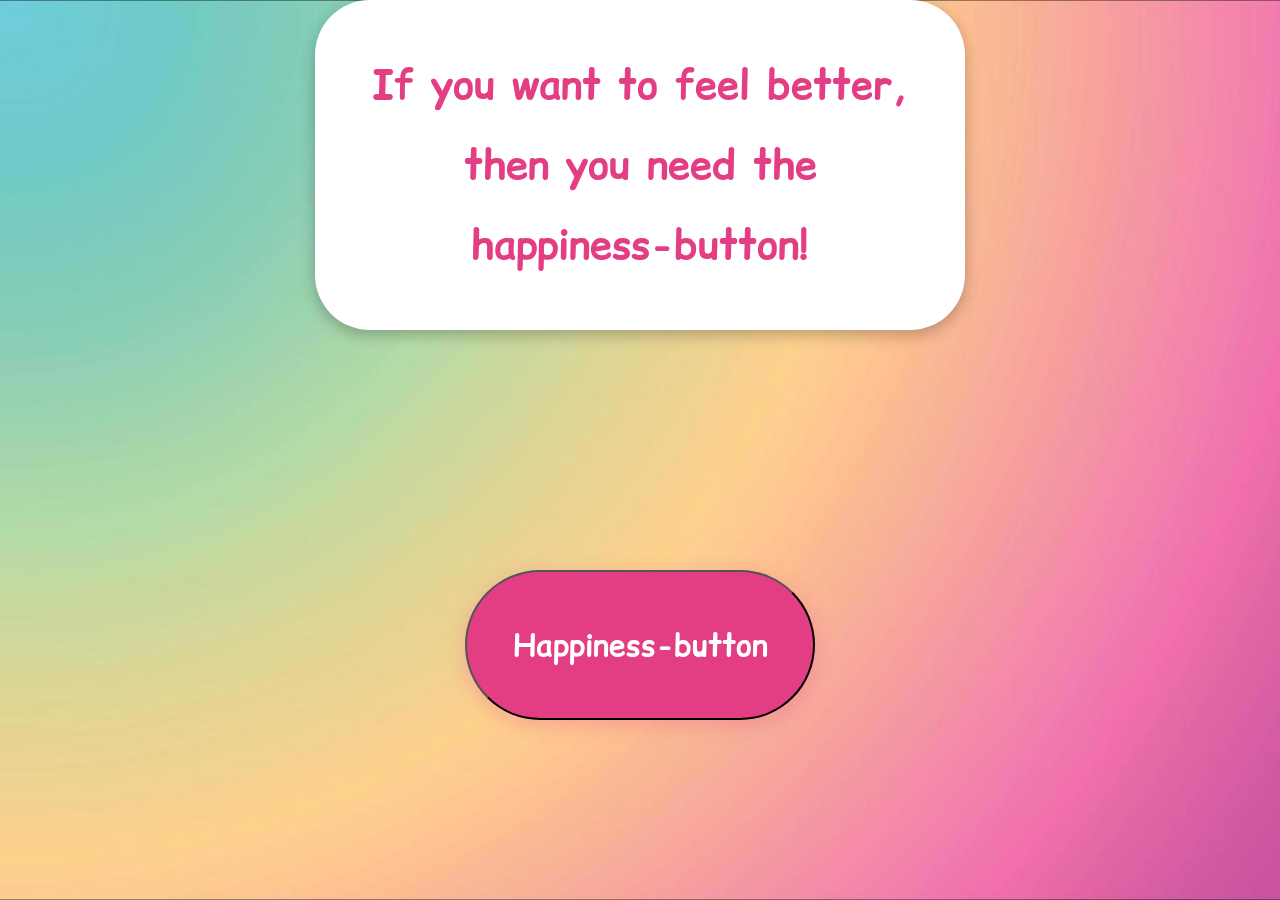
<file: index.html>
<!doctype html>
<html lang="en">
  <head>
    <meta charset="UTF-8" />
    <meta name="viewport" content="width=device-width, initial-scale=1.0" />
    <title>codebreakers</title>
    <link rel="preconnect" href="https://fonts.googleapis.com" />
    <link rel="preconnect" href="https://fonts.gstatic.com" crossorigin />
    <link
      href="https://fonts.googleapis.com/css2?family=Zen+Old+Mincho&display=swap"
      rel="stylesheet"
    />
    <link rel="stylesheet" href="style.css" />
  </head>
  <link rel="preconnect" href="https://fonts.googleapis.com" />
  <link rel="preconnect" href="https://fonts.gstatic.com" crossorigin />
  <link
    href="https://fonts.googleapis.com/css2?family=Changa+One:ital@0;1&family=Comic+Relief:wght@400;700&family=Gorditas:wght@400;700&family=Roboto:ital,wght@0,100..900;1,100..900&display=swap"
    rel="stylesheet"
  />
  <body>
    <h1 class="cloud">
      If you want to feel better, then you need the happiness-button!
    </h1>
    <button id="happiness-button" class="pointer">Happiness-button</button>

    <script>
      const happinessButton = document.querySelector("#happiness-button");
      const clickSound = new Audio("sound effect.wav");

      happinessButton.addEventListener("click", () => {
        clickSound.currentTime = 0; // Reset the sound to the beginning
        clickSound.play();
        setTimeout(() => {
          window.location.href = "happiness.html";
        }, 500); // Redirect after 1 second
      });
    </script>
  </body>
</html>
</file>
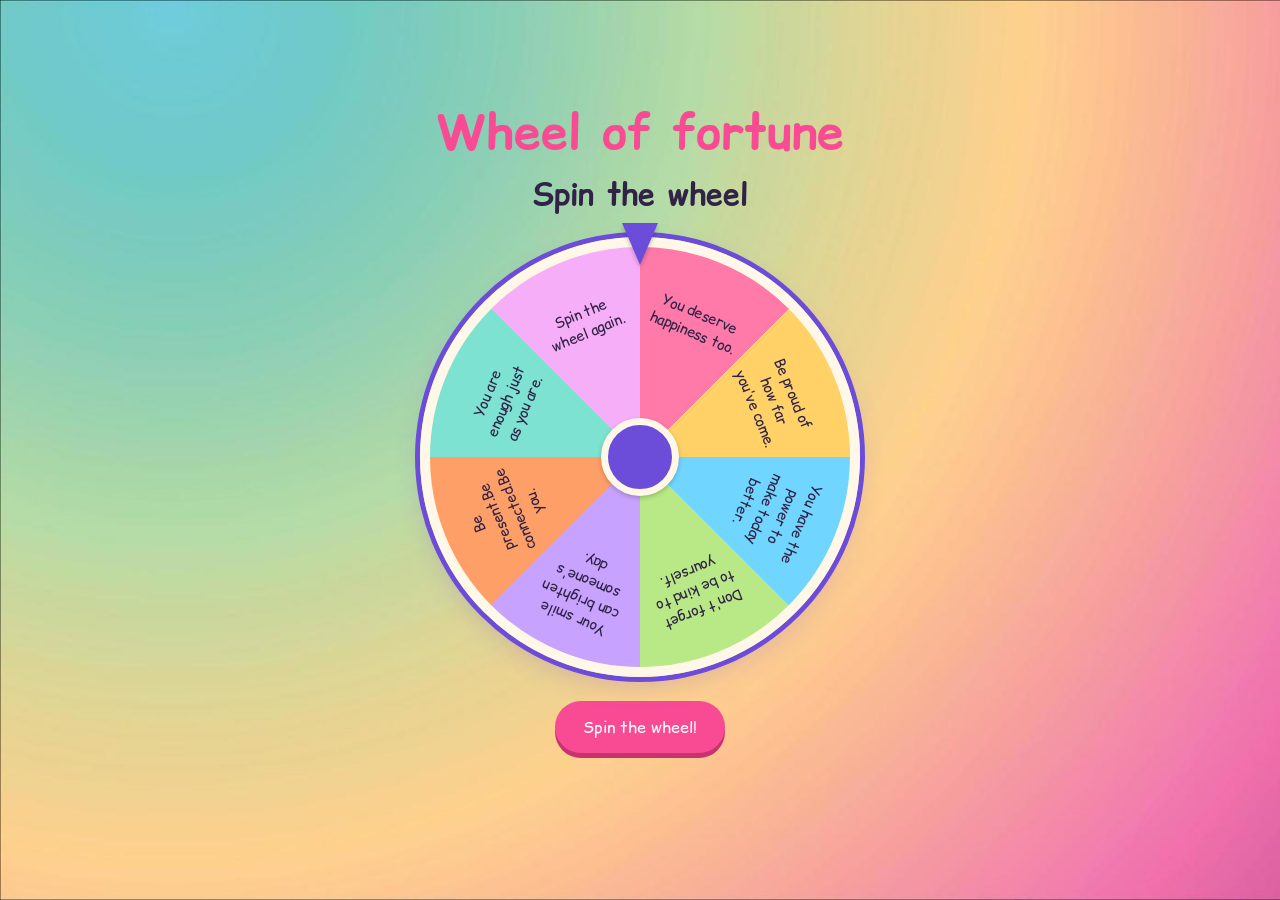
<file: happiness.html>
<!doctype html>
<html lang="en">
  <head>
    <meta charset="UTF-8" />
    <meta name="viewport" content="width=device-width, initial-scale=1.0" />
    <title>find your happiness</title>
    <link rel="preconnect" href="https://fonts.googleapis.com" />
    <link rel="preconnect" href="https://fonts.gstatic.com" crossorigin />
    <link
      href="https://fonts.googleapis.com/css2?family=Comic+Relief:wght@400;700&family=Quicksand:wght@500;700&display=swap"
      rel="stylesheet"
    />
    <style>
      :root {
        --pink: #f84b94;
        --purple: #6c4dd9;
        --cream: #fff8e8;
      }
      * {
        box-sizing: border-box;
      }
      body {
        min-height: 100vh;
        margin: 0;
        display: grid;
        place-items: center;
        padding: 24px;
        color: #302346;
        background: radial-gradient(circle at top, #fff1f7, #f5f5dc 65%);
        background-image: url("website background.jpg");
        background-size: cover;
        font-family: "Quicksand", sans-serif;
      }
      main {
        width: min(100%, 600px);
        text-align: center;
      }
      h1 {
        margin: 0 0 8px;
        color: var(--pink);
        font-size: clamp(1.8rem, 6vw, 3rem);
        font-family: "Comic Relief", system-ui;
      }
      .intro {
        margin: 0 0 22px;
        font-family: "Comic Relief", system-ui;
        font-size: 30px;
        font-weight: 700;
      }
      .wheel-area {
        position: relative;
        width: min(86vw, 440px);
        aspect-ratio: 1;
        margin: 0 auto 24px;
      }
      .pointer {
        position: absolute;
        z-index: 2;
        top: -14px;
        left: 50%;
        width: 0;
        height: 0;
        transform: translateX(-50%);
        border-right: 18px solid transparent;
        border-left: 18px solid transparent;
        border-top: 42px solid var(--purple);
        filter: drop-shadow(0 3px 2px #0003);
      }
      .wheel {
        width: 100%;
        height: 100%;
        border: 10px solid var(--cream);
        border-radius: 50%;
        background: conic-gradient(
          #ff7aa9 0deg 45deg,
          #ffd166 45deg 90deg,
          #70d6ff 90deg 135deg,
          #b8e986 135deg 180deg,
          #c8a2ff 180deg 225deg,
          #ff9f68 225deg 270deg,
          #7de2d1 270deg 315deg,
          #f7aef8 315deg 360deg
        );
        box-shadow:
          0 10px 24px #6c4dd933,
          0 0 0 5px var(--purple);
        transition: transform 4s cubic-bezier(0.12, 0.8, 0.18, 1);
      }
      .wheel::after {
        content: "";
        position: absolute;
        top: 50%;
        left: 50%;
        width: 64px;
        height: 64px;
        transform: translate(-50%, -50%);
        border: 7px solid var(--cream);
        border-radius: 50%;
        background: var(--purple);
        box-shadow: 0 2px 5px #0003;
      }
      .labels {
        position: absolute;
        inset: 0;
        display: grid;
        place-items: center;
        pointer-events: none;
        transition: transform 4s cubic-bezier(0.12, 0.8, 0.18, 1);
      }
      .labels span {
        position: absolute;
        width: 90px;
        color: #302346;
        font-size: clamp(0.7rem, 2.5vw, 0.9rem);
        font-weight: 400;
        text-align: center;
        font-family: "Comic Relief", system-ui;
      }
      .labels span:nth-child(1) {
        transform: translate(56px, -134px) rotate(22.5deg);
      }
      .labels span:nth-child(2) {
        transform: translate(134px, -56px) rotate(67.5deg);
      }
      .labels span:nth-child(3) {
        transform: translate(134px, 56px) rotate(112.5deg);
      }
      .labels span:nth-child(4) {
        transform: translate(56px, 134px) rotate(157.5deg);
      }
      .labels span:nth-child(5) {
        transform: translate(-56px, 134px) rotate(202.5deg);
      }
      .labels span:nth-child(6) {
        transform: translate(-134px, 56px) rotate(247.5deg);
      }
      .labels span:nth-child(7) {
        transform: translate(-134px, -56px) rotate(292.5deg);
      }
      .labels span:nth-child(8) {
        transform: translate(-56px, -134px) rotate(337.5deg);
      }
      button {
        border: 0;
        border-radius: 999px;
        padding: 15px 28px;
        color: white;
        background: var(--pink);
        font: inherit;
        font-family: "Comic Relief", system-ui;
        cursor: pointer;
        box-shadow: 0 5px 0 #c73370;
      }
      button:hover {
        background: #e33d83;
      }
      button:active {
        transform: translateY(3px);
        box-shadow: 0 2px 0 #c73370;
      }
      button:disabled {
        cursor: wait;
        opacity: 0.7;
      }
      #result {
        min-height: 28px;
        margin: 22px 0 0;
        color: var(--purple);
        font-family: "Comic Relief", system-ui;
        font-size: 1.25rem;
      }
    </style>
  </head>
  <body>
    <main>
      <h1>Wheel of fortune</h1>
      <p class="intro">Spin the wheel</p>
      <section class="wheel-area" aria-label="Lucky wheel">
        <div class="pointer" aria-hidden="true"></div>
        <div class="wheel" id="wheel"></div>
        <div class="labels" aria-hidden="true">
          <span>You deserve happiness too.</span>
          <span>Be proud of how far you've come.</span>
          <span>You have the power to make today better.</span>
          <span>Don't forget to be kind to yourself.</span>
          <span>Your smile can brighten someone's day.</span>
          <span>Be present.Be connected.Be you.</span>
          <span>You are enough just as you are.</span>
          <span>Spin the wheel again.</span>
        </div>
      </section>
      <button id="spin-button" type="button">Spin the wheel!</button>
      <p id="result" aria-live="polite"></p>
    </main>
    <script>
      const wheel = document.querySelector("#wheel");
      const labels = document.querySelector(".labels");
      const spinButton = document.querySelector("#spin-button");
      const result = document.querySelector("#result");
      const spinSound = new Audio("Fortune-wheel-spinning.mp3");
      const options = [
        "You deserve happiness too",
        "Be proud of how far you've come",
        "You have the power to make today better",
        "Don't forget to be kind to yourself",
        "Your smile can brighten someone's day",
        "Be present. Be connected. Be you",
        "You are enough just as you are",
        "Spin the wheel again",
      ];
      let rotation = 0;
      spinButton.addEventListener("click", () => {
        spinSound.currentTime = 0;
        spinSound.play().catch(() => {});
        const selectedIndex = Math.floor(Math.random() * options.length);
        const segmentSize = 360 / options.length;
        const targetAngle =
          360 - (selectedIndex * segmentSize + segmentSize / 2);
        rotation += 5 * 360 + targetAngle - (rotation % 360);
        wheel.style.transform = `rotate(${rotation}deg)`;
        labels.style.transform = `rotate(${rotation}deg)`;
        spinButton.disabled = true;
        result.textContent = "The wheel is spinning...";
        window.setTimeout(() => {
          result.textContent = `Your daily boost...: ${options[selectedIndex]}!`;
          spinButton.disabled = false;
        }, 4100);
      });
    </script>
  </body>
</html>
</file>
<file: style.css>
button {
  margin: auto;
  background-color: #e33d83;
  color: white;
  line-height: 100px;
  width: 350px;
  height: 150px;
  display: block;
  font-size: 30px;
  border-radius: 100px;
  font-family: "Comic Relief", system-ui;
  font-weight: 700;
  box-shadow: 0 5px 20px rgba(227, 47, 143, 0.25);
}

button:hover {
  cursor: pointer;
}

body {
  min-height: 100vh;
  margin: 0;
  display: flex;
  flex-direction: column;
  justify-content: center;
  align-items: center;
  background-image: url("website background.jpg");
  background-size: cover;
  background-position: center;
  background-repeat: no-repeat;
}

h1.cloud {
  position: relative;
  z-index: 2;
  width: min(650px, 80vw);
  margin: 0 0 60px;
  padding: 45px 55px;
  box-sizing: border-box;
  background: white;
  color: #e33d83;
  border-radius: 55px;
  text-align: center;
  font-family: "Comic Relief", system-ui;
  font-size: 40px;
  font-weight: 700;
  line-height: 2;
  box-shadow: 0 5px 15px rgba(0, 0, 0, 0.25);
}

h1 {
  text-align: center;
  color: #ef9fbab0;
}
body {
  background-color: #e4f894;
}
</file>
